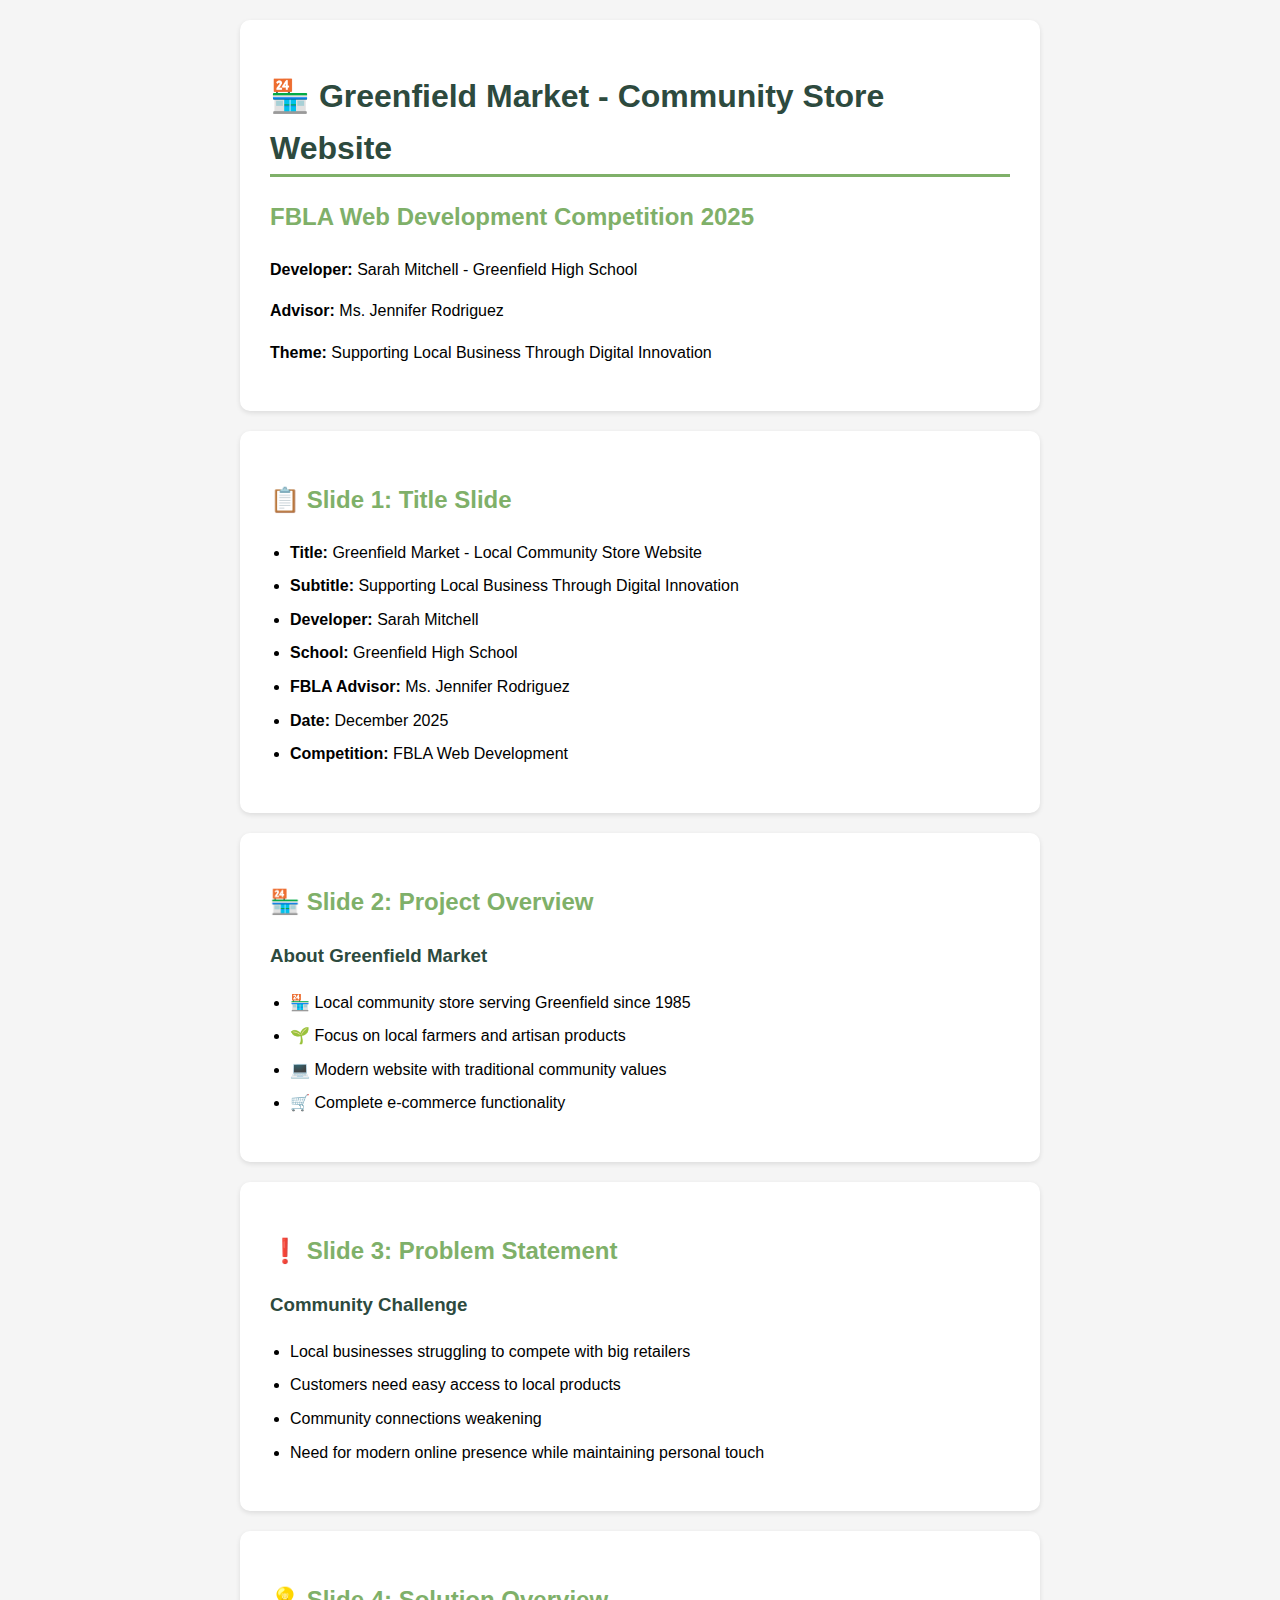
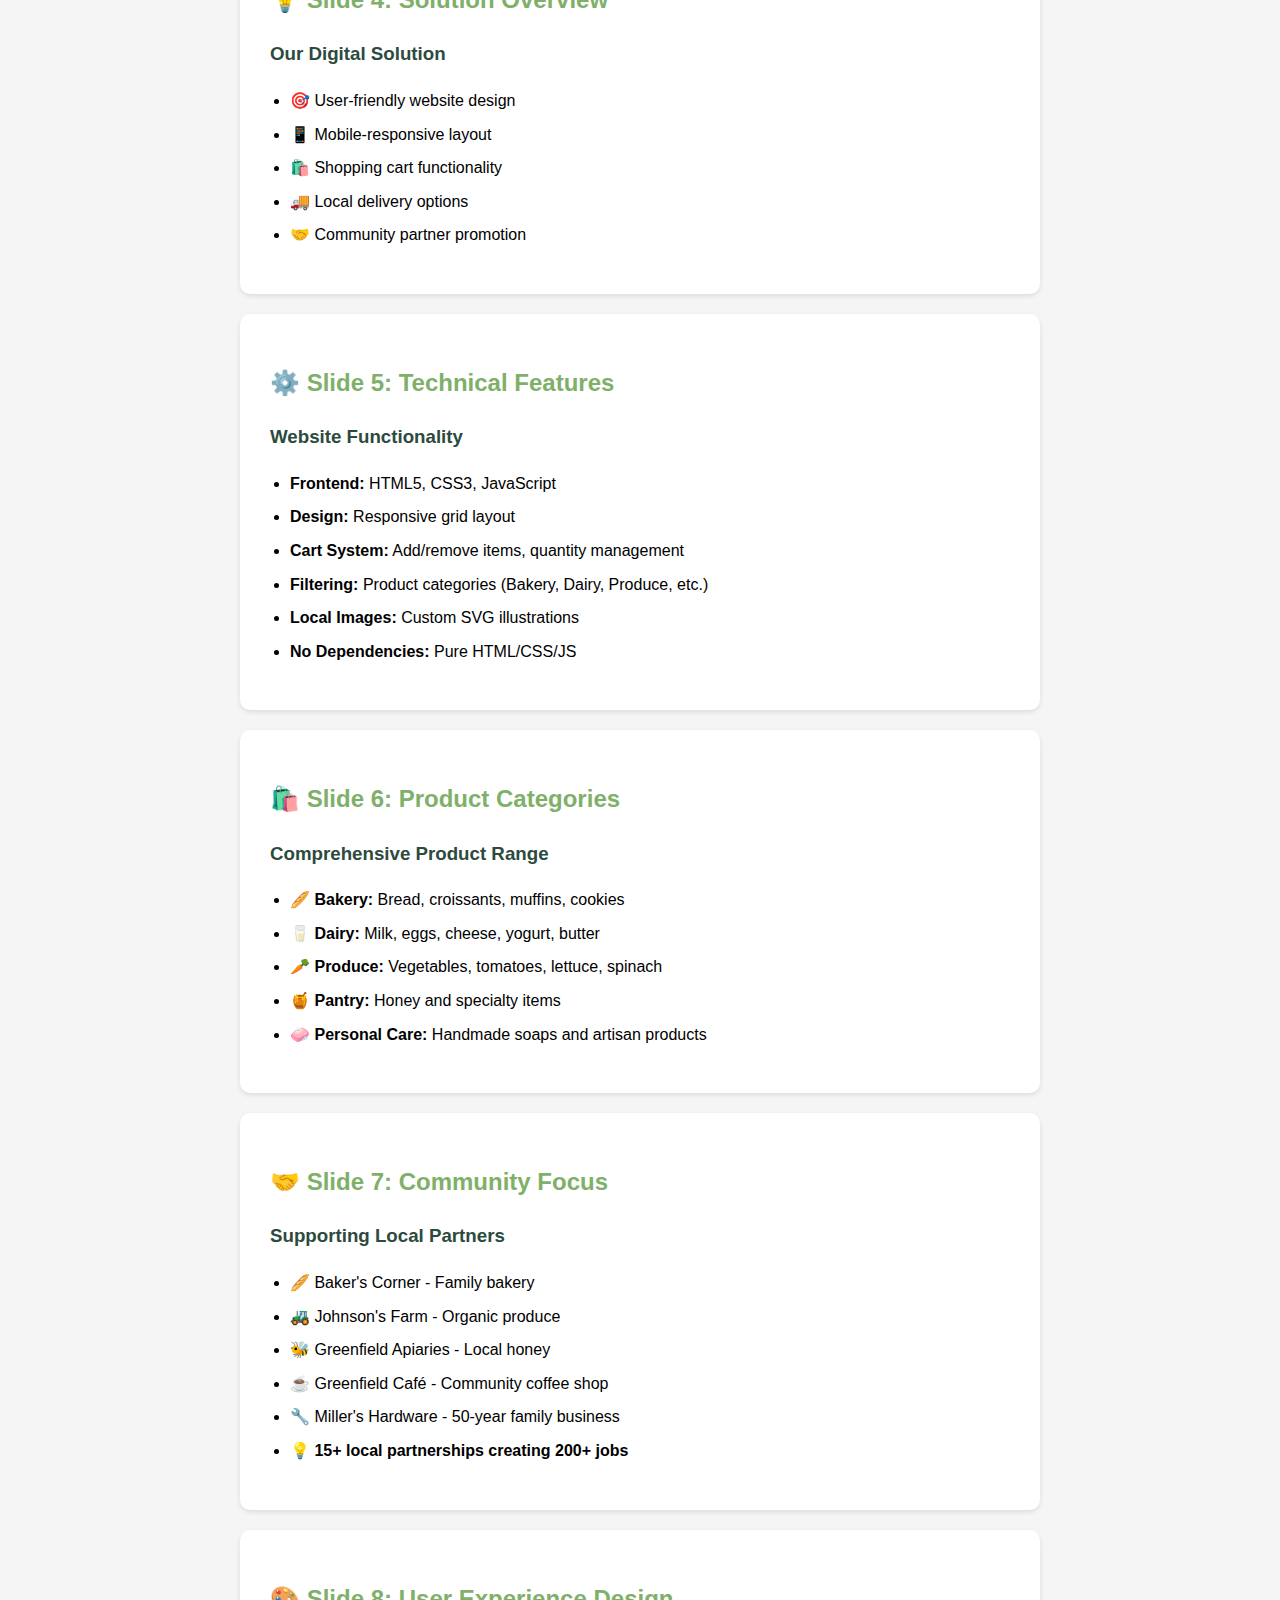
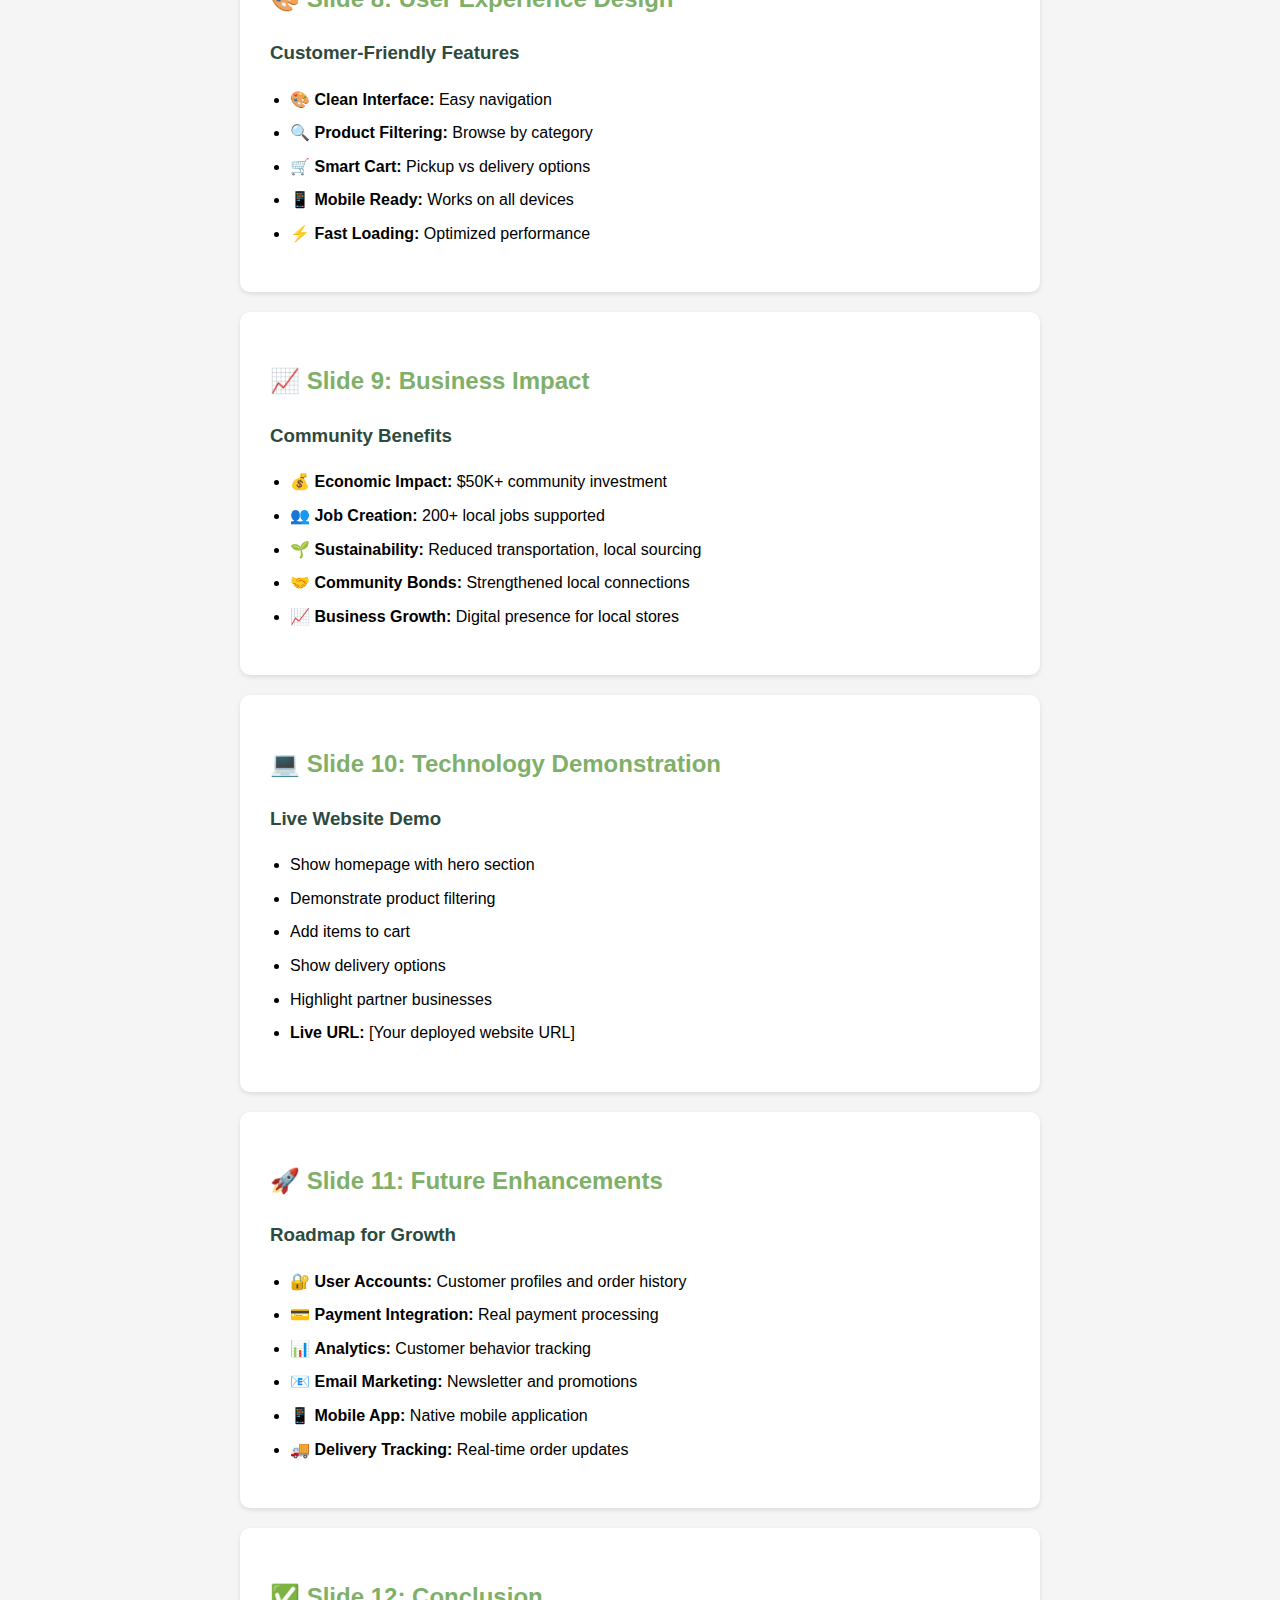
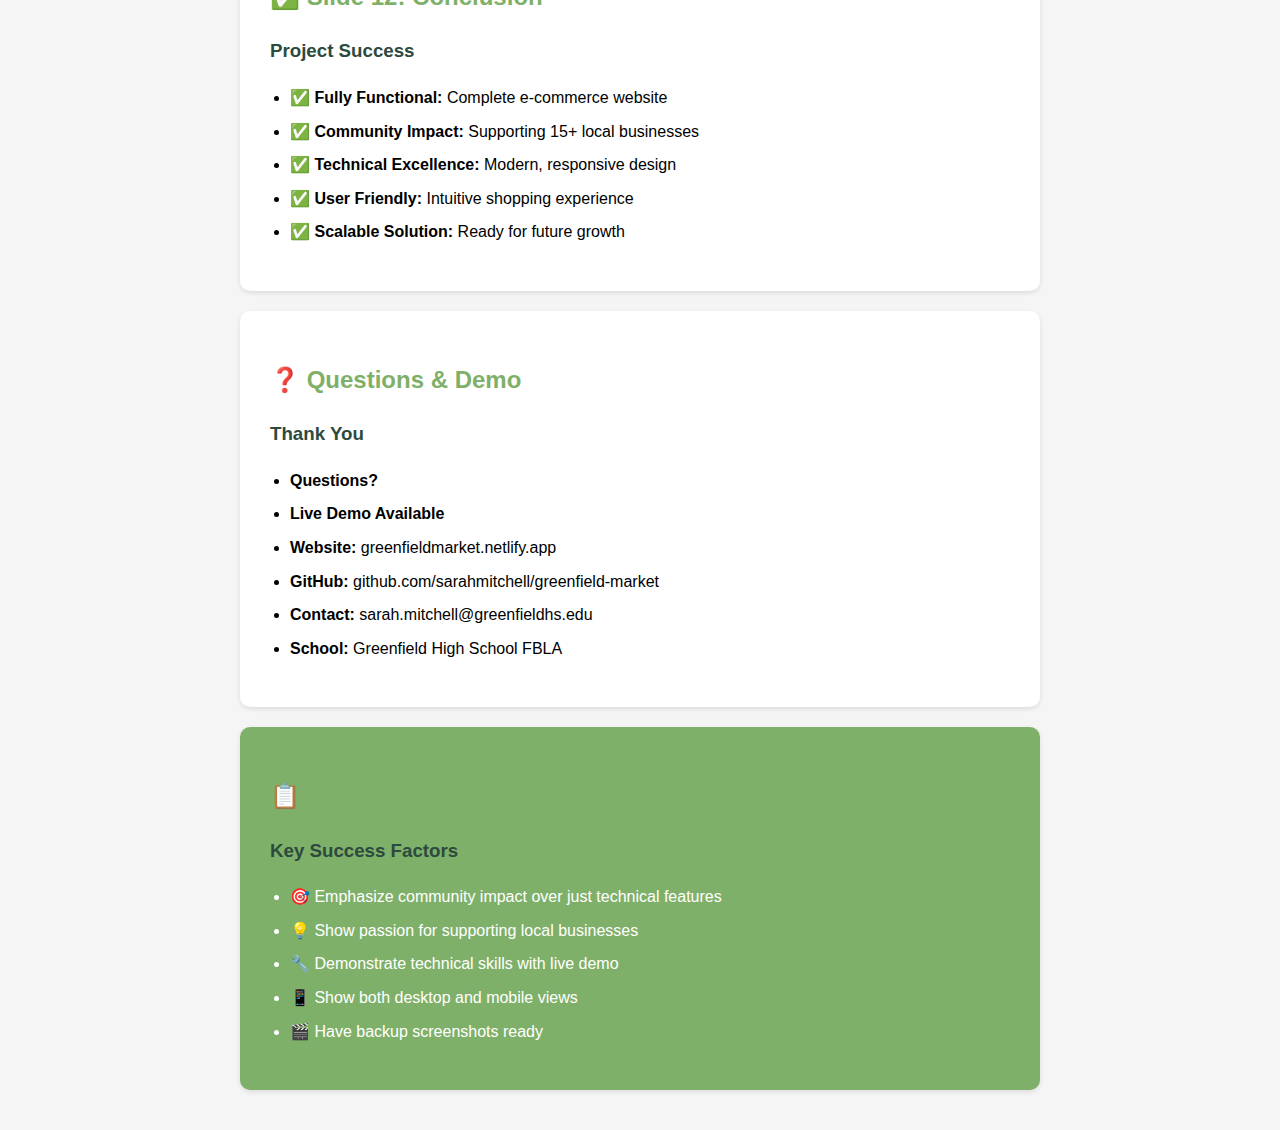
<file: presentation-preview.html>
<!DOCTYPE html>
<html lang="en">
<head>
    <meta charset="UTF-8">
    <meta name="viewport" content="width=device-width, initial-scale=1.0">
    <title>Greenfield Market - Presentation</title>
    <style>
        body {
            font-family: 'Segoe UI', Tahoma, Geneva, Verdana, sans-serif;
            line-height: 1.6;
            max-width: 800px;
            margin: 0 auto;
            padding: 20px;
            background: #f5f5f5;
        }
        .slide {
            background: white;
            padding: 30px;
            margin-bottom: 20px;
            border-radius: 10px;
            box-shadow: 0 2px 5px rgba(0,0,0,0.1);
        }
        h1 { color: #2d4a3e; border-bottom: 3px solid #7fb069; }
        h2 { color: #7fb069; }
        h3 { color: #2d4a3e; }
        ul { padding-left: 20px; }
        li { margin-bottom: 8px; }
        .emoji { font-size: 1.2em; }
        hr { border: none; height: 2px; background: #7fb069; margin: 30px 0; }
    </style>
</head>
<body>
    <div class="slide">
        <h1>🏪 Greenfield Market - Community Store Website</h1>
        <h2>FBLA Web Development Competition 2025</h2>
        <p><strong>Developer:</strong> Sarah Mitchell - Greenfield High School</p>
        <p><strong>Advisor:</strong> Ms. Jennifer Rodriguez</p>
        <p><strong>Theme:</strong> Supporting Local Business Through Digital Innovation</p>
    </div>

    <div class="slide">
        <h2>📋 Slide 1: Title Slide</h2>
        <ul>
            <li><strong>Title:</strong> Greenfield Market - Local Community Store Website</li>
            <li><strong>Subtitle:</strong> Supporting Local Business Through Digital Innovation</li>
            <li><strong>Developer:</strong> Sarah Mitchell</li>
            <li><strong>School:</strong> Greenfield High School</li>
            <li><strong>FBLA Advisor:</strong> Ms. Jennifer Rodriguez</li>
            <li><strong>Date:</strong> December 2025</li>
            <li><strong>Competition:</strong> FBLA Web Development</li>
        </ul>
    </div>

    <div class="slide">
        <h2>🏪 Slide 2: Project Overview</h2>
        <h3>About Greenfield Market</h3>
        <ul>
            <li>🏪 Local community store serving Greenfield since 1985</li>
            <li>🌱 Focus on local farmers and artisan products</li>
            <li>💻 Modern website with traditional community values</li>
            <li>🛒 Complete e-commerce functionality</li>
        </ul>
    </div>

    <div class="slide">
        <h2>❗ Slide 3: Problem Statement</h2>
        <h3>Community Challenge</h3>
        <ul>
            <li>Local businesses struggling to compete with big retailers</li>
            <li>Customers need easy access to local products</li>
            <li>Community connections weakening</li>
            <li>Need for modern online presence while maintaining personal touch</li>
        </ul>
    </div>

    <div class="slide">
        <h2>💡 Slide 4: Solution Overview</h2>
        <h3>Our Digital Solution</h3>
        <ul>
            <li>🎯 User-friendly website design</li>
            <li>📱 Mobile-responsive layout</li>
            <li>🛍️ Shopping cart functionality</li>
            <li>🚚 Local delivery options</li>
            <li>🤝 Community partner promotion</li>
        </ul>
    </div>

    <div class="slide">
        <h2>⚙️ Slide 5: Technical Features</h2>
        <h3>Website Functionality</h3>
        <ul>
            <li><strong>Frontend:</strong> HTML5, CSS3, JavaScript</li>
            <li><strong>Design:</strong> Responsive grid layout</li>
            <li><strong>Cart System:</strong> Add/remove items, quantity management</li>
            <li><strong>Filtering:</strong> Product categories (Bakery, Dairy, Produce, etc.)</li>
            <li><strong>Local Images:</strong> Custom SVG illustrations</li>
            <li><strong>No Dependencies:</strong> Pure HTML/CSS/JS</li>
        </ul>
    </div>

    <div class="slide">
        <h2>🛍️ Slide 6: Product Categories</h2>
        <h3>Comprehensive Product Range</h3>
        <ul>
            <li>🥖 <strong>Bakery:</strong> Bread, croissants, muffins, cookies</li>
            <li>🥛 <strong>Dairy:</strong> Milk, eggs, cheese, yogurt, butter</li>
            <li>🥕 <strong>Produce:</strong> Vegetables, tomatoes, lettuce, spinach</li>
            <li>🍯 <strong>Pantry:</strong> Honey and specialty items</li>
            <li>🧼 <strong>Personal Care:</strong> Handmade soaps and artisan products</li>
        </ul>
    </div>

    <div class="slide">
        <h2>🤝 Slide 7: Community Focus</h2>
        <h3>Supporting Local Partners</h3>
        <ul>
            <li>🥖 Baker's Corner - Family bakery</li>
            <li>🚜 Johnson's Farm - Organic produce</li>
            <li>🐝 Greenfield Apiaries - Local honey</li>
            <li>☕ Greenfield Café - Community coffee shop</li>
            <li>🔧 Miller's Hardware - 50-year family business</li>
            <li>💡 <strong>15+ local partnerships creating 200+ jobs</strong></li>
        </ul>
    </div>

    <div class="slide">
        <h2>🎨 Slide 8: User Experience Design</h2>
        <h3>Customer-Friendly Features</h3>
        <ul>
            <li>🎨 <strong>Clean Interface:</strong> Easy navigation</li>
            <li>🔍 <strong>Product Filtering:</strong> Browse by category</li>
            <li>🛒 <strong>Smart Cart:</strong> Pickup vs delivery options</li>
            <li>📱 <strong>Mobile Ready:</strong> Works on all devices</li>
            <li>⚡ <strong>Fast Loading:</strong> Optimized performance</li>
        </ul>
    </div>

    <div class="slide">
        <h2>📈 Slide 9: Business Impact</h2>
        <h3>Community Benefits</h3>
        <ul>
            <li>💰 <strong>Economic Impact:</strong> $50K+ community investment</li>
            <li>👥 <strong>Job Creation:</strong> 200+ local jobs supported</li>
            <li>🌱 <strong>Sustainability:</strong> Reduced transportation, local sourcing</li>
            <li>🤝 <strong>Community Bonds:</strong> Strengthened local connections</li>
            <li>📈 <strong>Business Growth:</strong> Digital presence for local stores</li>
        </ul>
    </div>

    <div class="slide">
        <h2>💻 Slide 10: Technology Demonstration</h2>
        <h3>Live Website Demo</h3>
        <ul>
            <li>Show homepage with hero section</li>
            <li>Demonstrate product filtering</li>
            <li>Add items to cart</li>
            <li>Show delivery options</li>
            <li>Highlight partner businesses</li>
            <li><strong>Live URL:</strong> [Your deployed website URL]</li>
        </ul>
    </div>

    <div class="slide">
        <h2>🚀 Slide 11: Future Enhancements</h2>
        <h3>Roadmap for Growth</h3>
        <ul>
            <li>🔐 <strong>User Accounts:</strong> Customer profiles and order history</li>
            <li>💳 <strong>Payment Integration:</strong> Real payment processing</li>
            <li>📊 <strong>Analytics:</strong> Customer behavior tracking</li>
            <li>📧 <strong>Email Marketing:</strong> Newsletter and promotions</li>
            <li>📱 <strong>Mobile App:</strong> Native mobile application</li>
            <li>🚚 <strong>Delivery Tracking:</strong> Real-time order updates</li>
        </ul>
    </div>

    <div class="slide">
        <h2>✅ Slide 12: Conclusion</h2>
        <h3>Project Success</h3>
        <ul>
            <li>✅ <strong>Fully Functional:</strong> Complete e-commerce website</li>
            <li>✅ <strong>Community Impact:</strong> Supporting 15+ local businesses</li>
            <li>✅ <strong>Technical Excellence:</strong> Modern, responsive design</li>
            <li>✅ <strong>User Friendly:</strong> Intuitive shopping experience</li>
            <li>✅ <strong>Scalable Solution:</strong> Ready for future growth</li>
        </ul>
    </div>

    <div class="slide">
        <h2>❓ Questions & Demo</h2>
        <h3>Thank You</h3>
        <ul>
            <li><strong>Questions?</strong></li>
            <li><strong>Live Demo Available</strong></li>
            <li><strong>Website:</strong> greenfieldmarket.netlify.app</li>
            <li><strong>GitHub:</strong> github.com/sarahmitchell/greenfield-market</li>
            <li><strong>Contact:</strong> sarah.mitchell@greenfieldhs.edu</li>
            <li><strong>School:</strong> Greenfield High School FBLA</li>
        </ul>
    </div>

    <div class="slide" style="background: #7fb069; color: white;">
        <h2>📋 Presentation Tips</h2>
        <h3>Key Success Factors</h3>
        <ul>
            <li>🎯 Emphasize community impact over just technical features</li>
            <li>💡 Show passion for supporting local businesses</li>
            <li>🔧 Demonstrate technical skills with live demo</li>
            <li>📱 Show both desktop and mobile views</li>
            <li>🎬 Have backup screenshots ready</li>
        </ul>
    </div>
</body>
</html>
</file>
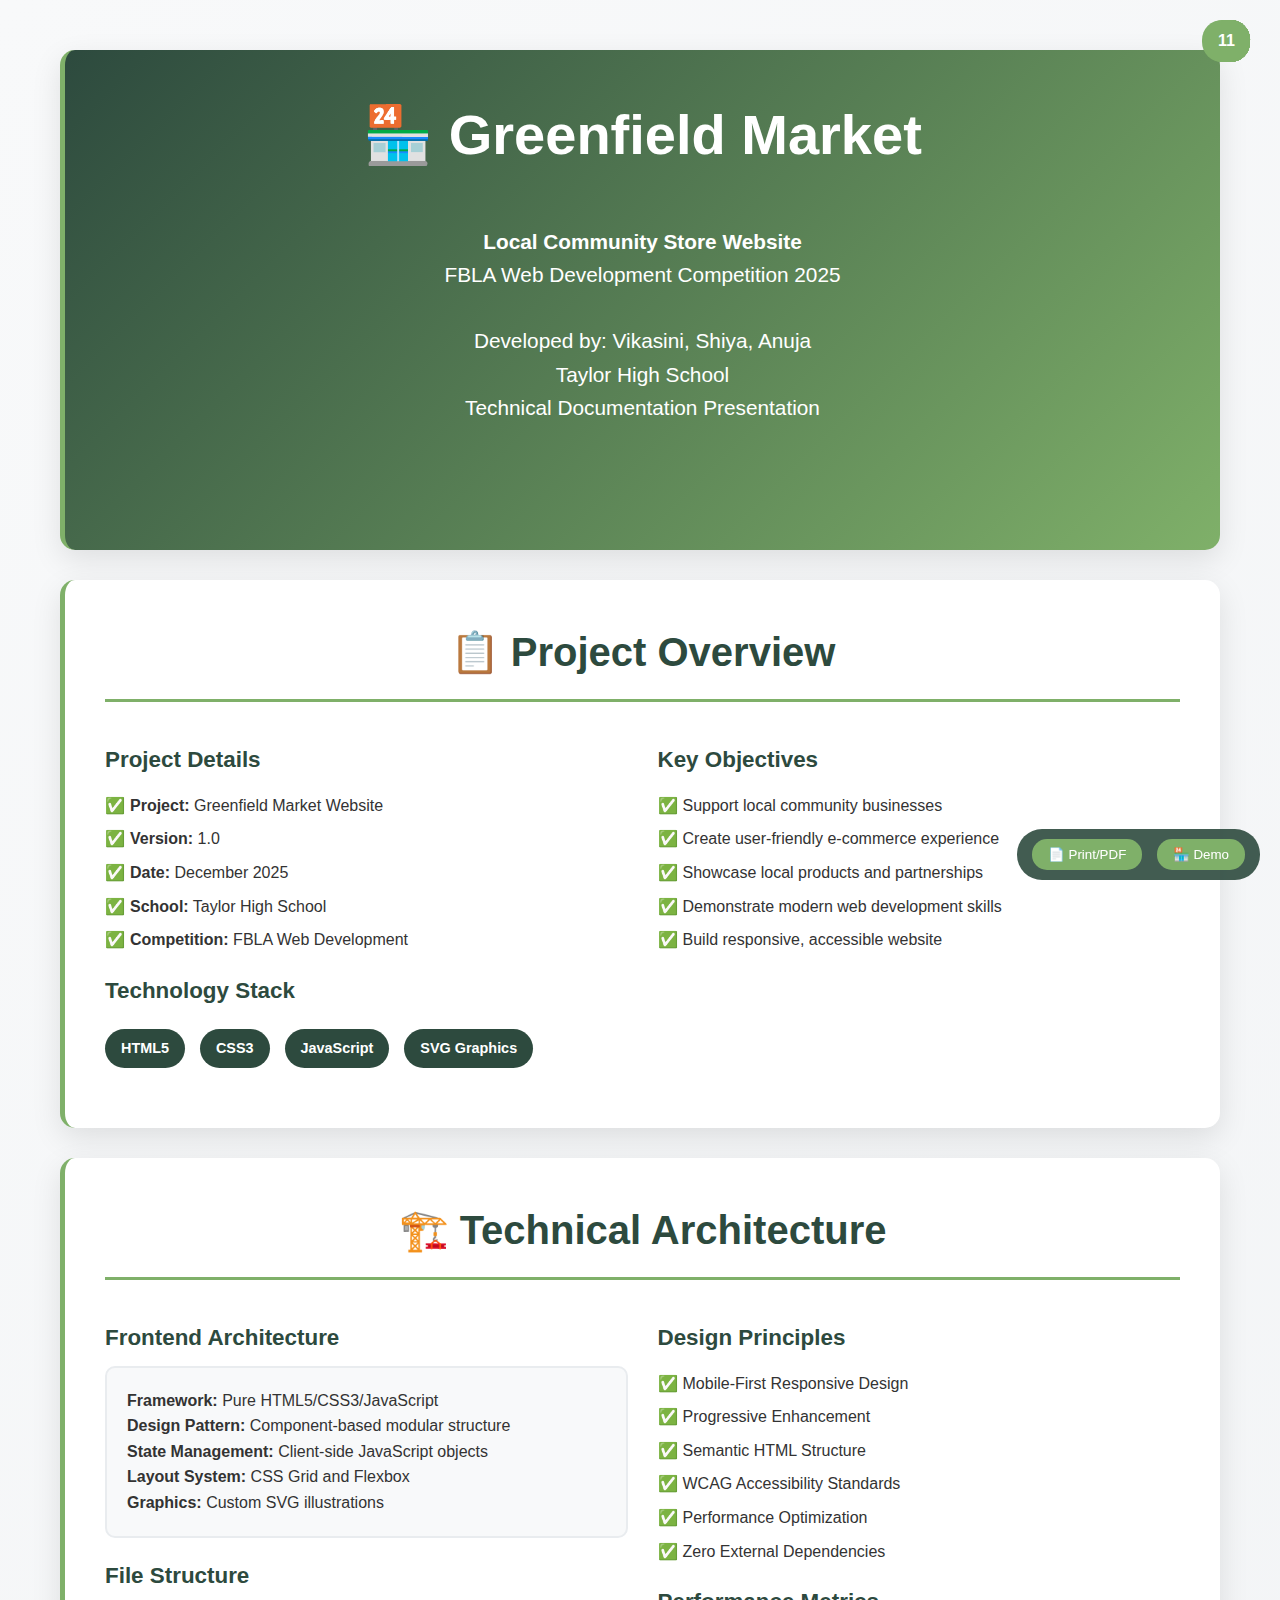
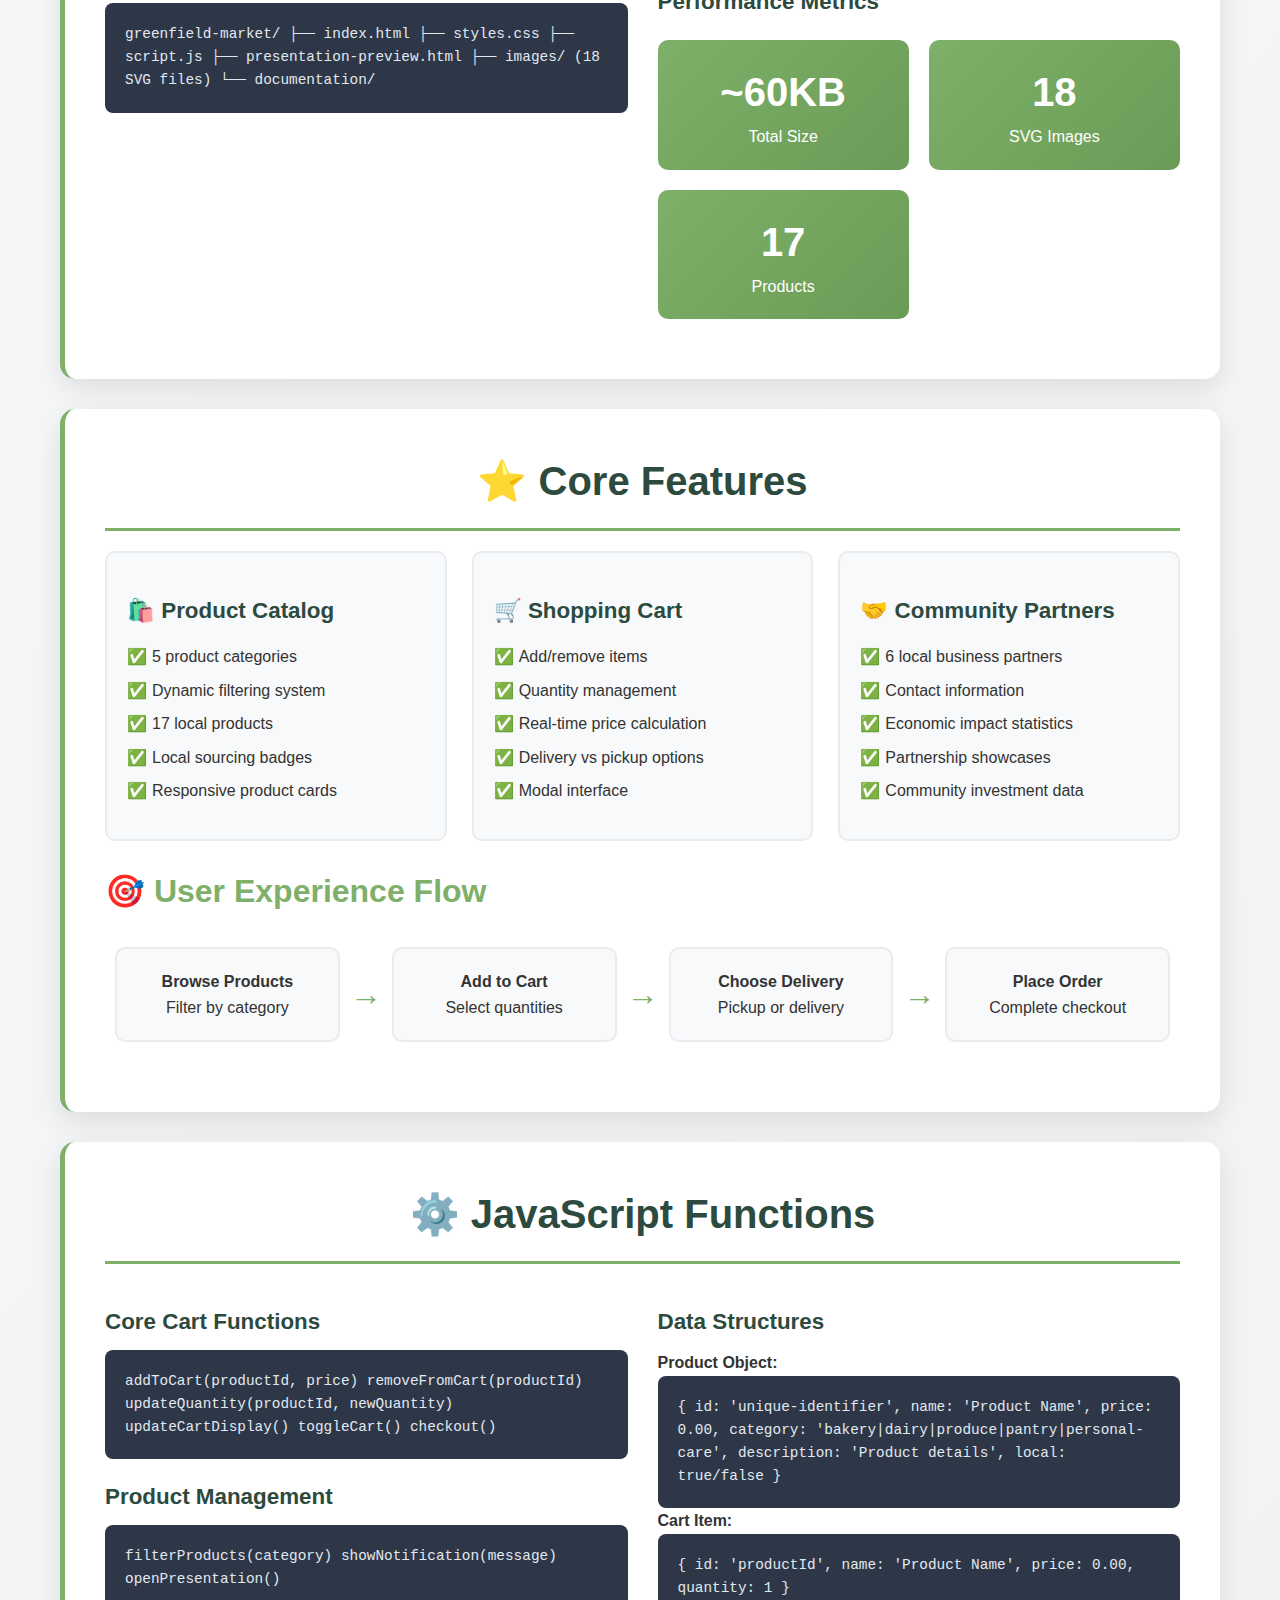
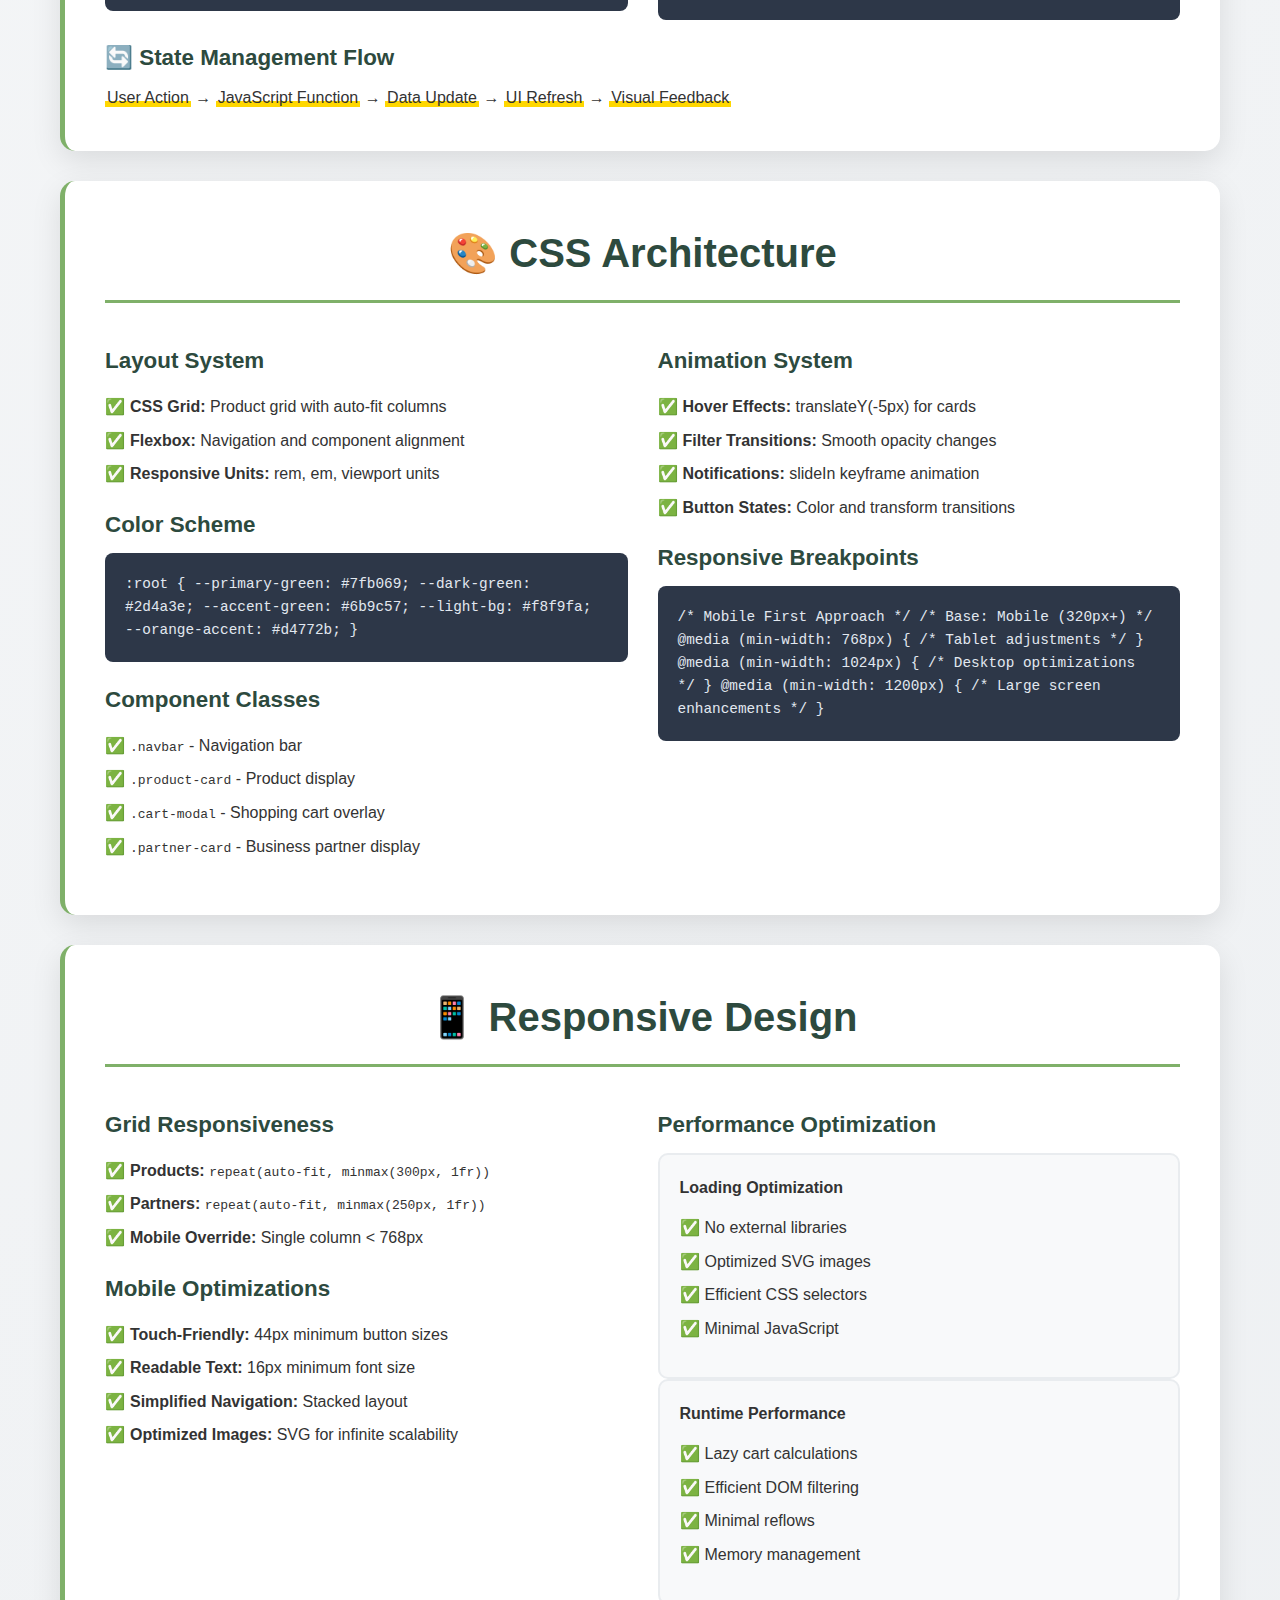
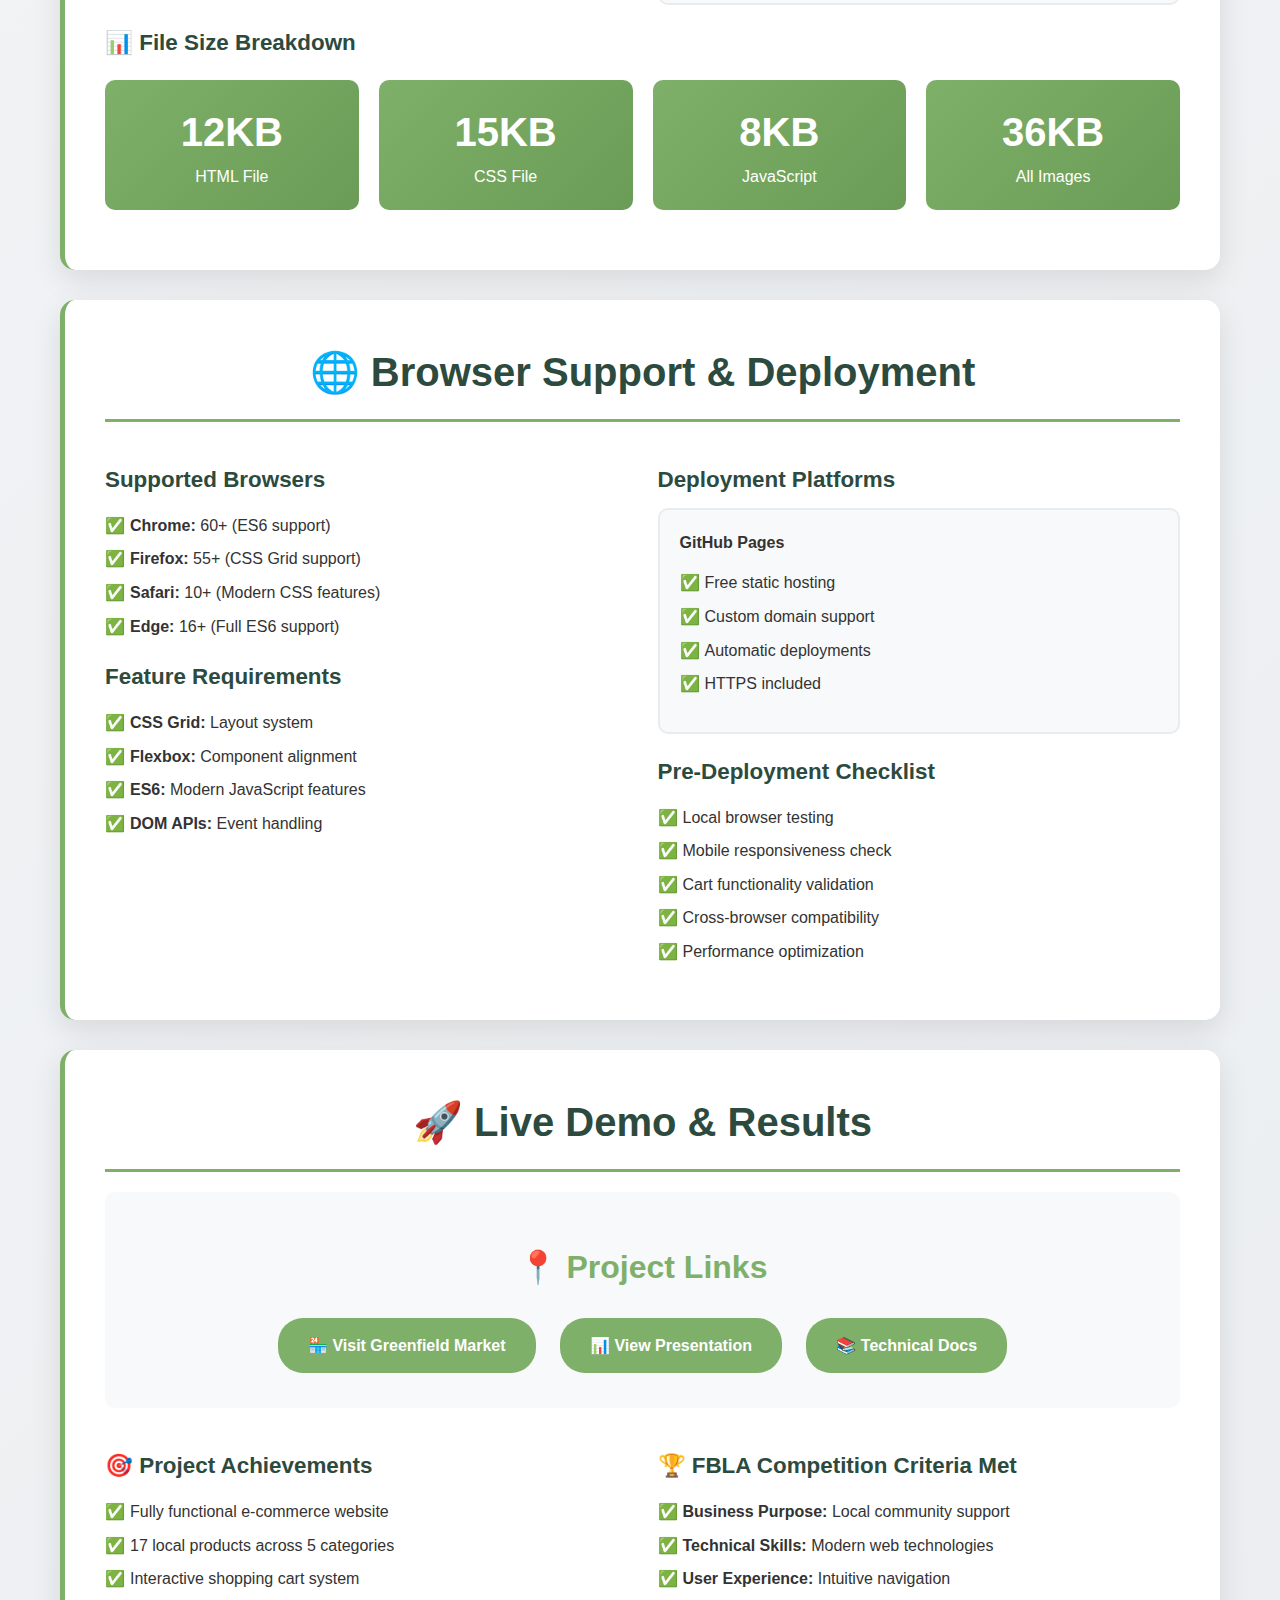
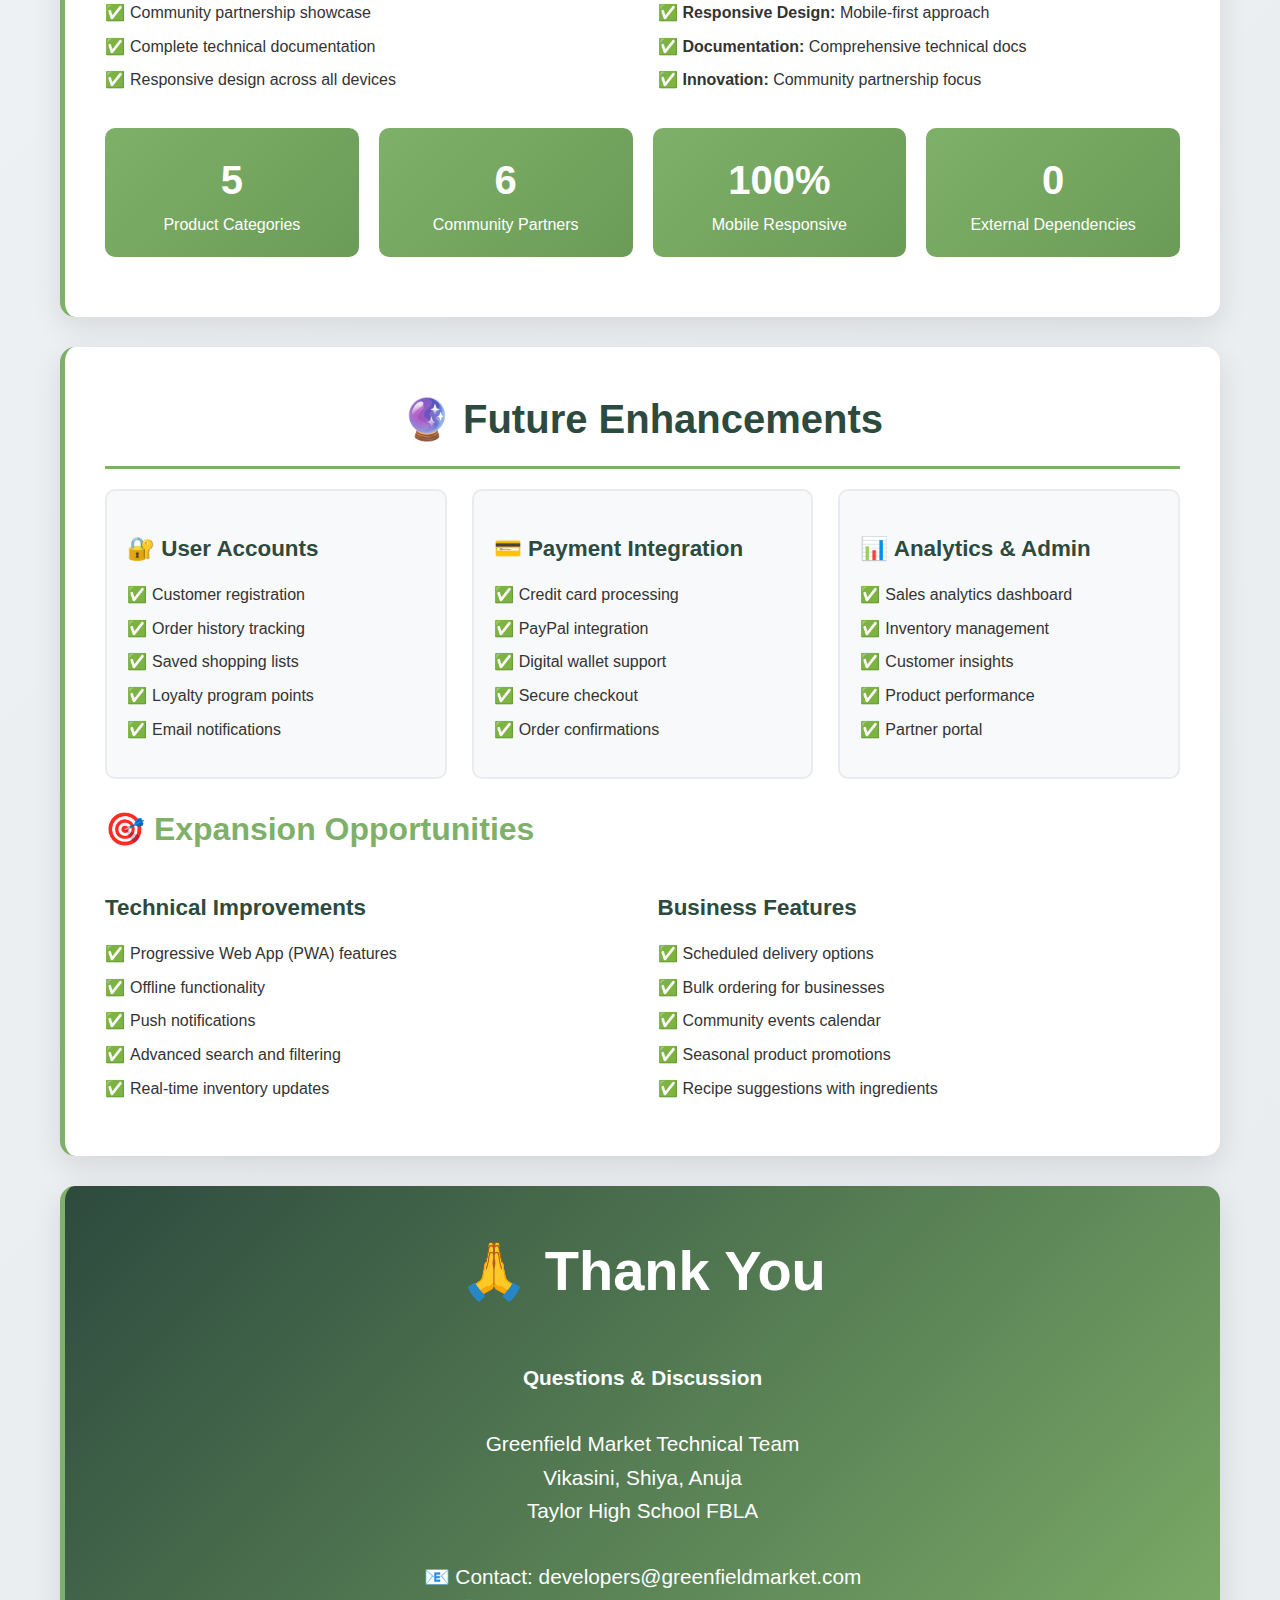
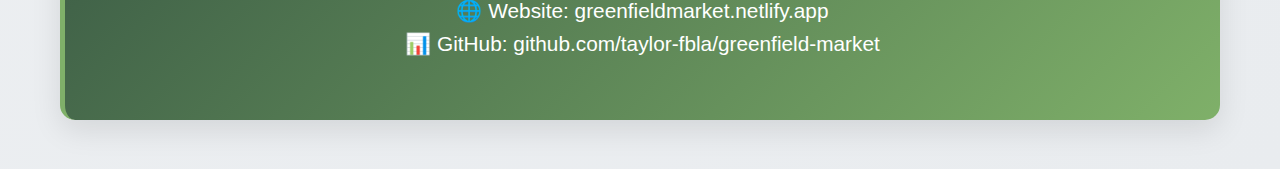
<file: TECHNICAL_PRESENTATION.html>
<!DOCTYPE html>
<html lang="en">
<head>
    <meta charset="UTF-8">
    <meta name="viewport" content="width=device-width, initial-scale=1.0">
    <title>Greenfield Market - Technical Presentation</title>
    <style>
        * {
            margin: 0;
            padding: 0;
            box-sizing: border-box;
        }

        body {
            font-family: 'Segoe UI', Tahoma, Geneva, Verdana, sans-serif;
            line-height: 1.6;
            color: #333;
            background: linear-gradient(135deg, #f8f9fa, #e9ecef);
        }

        .presentation-container {
            max-width: 1200px;
            margin: 0 auto;
            padding: 20px;
        }

        .slide {
            background: white;
            margin: 30px 0;
            padding: 40px;
            border-radius: 15px;
            box-shadow: 0 10px 30px rgba(0,0,0,0.1);
            min-height: 500px;
            page-break-after: always;
            border-left: 5px solid #7fb069;
        }

        .slide h1 {
            color: #2d4a3e;
            font-size: 2.5em;
            margin-bottom: 20px;
            text-align: center;
            border-bottom: 3px solid #7fb069;
            padding-bottom: 15px;
        }

        .slide h2 {
            color: #7fb069;
            font-size: 2em;
            margin: 25px 0 15px 0;
        }

        .slide h3 {
            color: #2d4a3e;
            font-size: 1.4em;
            margin: 20px 0 10px 0;
        }

        .slide-number {
            position: absolute;
            top: 20px;
            right: 30px;
            background: #7fb069;
            color: white;
            padding: 8px 15px;
            border-radius: 20px;
            font-weight: bold;
        }

        .two-column {
            display: grid;
            grid-template-columns: 1fr 1fr;
            gap: 30px;
            align-items: start;
        }

        .three-column {
            display: grid;
            grid-template-columns: 1fr 1fr 1fr;
            gap: 25px;
        }

        .feature-box {
            background: #f8f9fa;
            padding: 20px;
            border-radius: 10px;
            border: 2px solid #e9ecef;
            transition: all 0.3s ease;
        }

        .feature-box:hover {
            border-color: #7fb069;
            transform: translateY(-5px);
        }

        .code-block {
            background: #2d3748;
            color: #e2e8f0;
            padding: 20px;
            border-radius: 8px;
            font-family: 'Courier New', monospace;
            font-size: 0.9em;
            overflow-x: auto;
        }

        .highlight {
            background: linear-gradient(120deg, #ffd700 0%, #ffd700 100%);
            background-repeat: no-repeat;
            background-size: 100% 30%;
            background-position: 0 90%;
            padding: 2px;
        }

        ul {
            margin: 15px 0;
            padding-left: 25px;
        }

        li {
            margin: 8px 0;
            list-style-type: none;
            position: relative;
        }

        li::before {
            content: "✅";
            position: absolute;
            left: -25px;
        }

        .stats-grid {
            display: grid;
            grid-template-columns: repeat(auto-fit, minmax(200px, 1fr));
            gap: 20px;
            margin: 20px 0;
        }

        .stat-box {
            text-align: center;
            padding: 20px;
            background: linear-gradient(135deg, #7fb069, #6b9c57);
            color: white;
            border-radius: 10px;
        }

        .stat-number {
            font-size: 2.5em;
            font-weight: bold;
            display: block;
        }

        .tech-stack {
            display: flex;
            flex-wrap: wrap;
            gap: 15px;
            margin: 20px 0;
        }

        .tech-badge {
            background: #2d4a3e;
            color: white;
            padding: 8px 16px;
            border-radius: 25px;
            font-weight: bold;
            font-size: 0.9em;
        }

        .title-slide {
            text-align: center;
            background: linear-gradient(135deg, #2d4a3e, #7fb069);
            color: white;
        }

        .title-slide h1 {
            font-size: 3.5em;
            color: white;
            border-bottom: none;
            margin-bottom: 30px;
        }

        .title-info {
            font-size: 1.3em;
            margin: 20px 0;
        }

        .process-flow {
            display: flex;
            justify-content: space-between;
            align-items: center;
            margin: 30px 0;
        }

        .process-step {
            background: #f8f9fa;
            padding: 20px;
            border-radius: 10px;
            text-align: center;
            flex: 1;
            margin: 0 10px;
            border: 2px solid #e9ecef;
        }

        .process-arrow {
            font-size: 2em;
            color: #7fb069;
        }

        .demo-section {
            background: #f8f9fa;
            padding: 25px;
            border-radius: 10px;
            margin: 20px 0;
            text-align: center;
        }

        .demo-link {
            display: inline-block;
            background: #7fb069;
            color: white;
            padding: 15px 30px;
            text-decoration: none;
            border-radius: 25px;
            font-weight: bold;
            margin: 10px;
            transition: all 0.3s ease;
        }

        .demo-link:hover {
            background: #6b9c57;
            transform: translateY(-3px);
        }

        @media print {
            .slide {
                page-break-after: always;
                margin: 0;
                box-shadow: none;
            }
        }

        @media (max-width: 768px) {
            .two-column,
            .three-column {
                grid-template-columns: 1fr;
            }

            .process-flow {
                flex-direction: column;
            }

            .process-arrow {
                transform: rotate(90deg);
                margin: 10px 0;
            }
        }
    </style>
</head>
<body>
    <div class="presentation-container">
        
        <!-- Slide 1: Title Slide -->
        <div class="slide title-slide">
            <div class="slide-number">1</div>
            <h1>🏪 Greenfield Market</h1>
            <div class="title-info">
                <p><strong>Local Community Store Website</strong></p>
                <p>FBLA Web Development Competition 2025</p>
                <br>
                <p>Developed by: Vikasini, Shiya, Anuja</p>
                <p>Taylor High School</p>
                <p>Technical Documentation Presentation</p>
            </div>
        </div>

        <!-- Slide 2: Project Overview -->
        <div class="slide">
            <div class="slide-number">2</div>
            <h1>📋 Project Overview</h1>
            <div class="two-column">
                <div>
                    <h3>Project Details</h3>
                    <ul>
                        <li><strong>Project:</strong> Greenfield Market Website</li>
                        <li><strong>Version:</strong> 1.0</li>
                        <li><strong>Date:</strong> December 2025</li>
                        <li><strong>School:</strong> Taylor High School</li>
                        <li><strong>Competition:</strong> FBLA Web Development</li>
                    </ul>
                    
                    <h3>Technology Stack</h3>
                    <div class="tech-stack">
                        <span class="tech-badge">HTML5</span>
                        <span class="tech-badge">CSS3</span>
                        <span class="tech-badge">JavaScript</span>
                        <span class="tech-badge">SVG Graphics</span>
                    </div>
                </div>
                <div>
                    <h3>Key Objectives</h3>
                    <ul>
                        <li>Support local community businesses</li>
                        <li>Create user-friendly e-commerce experience</li>
                        <li>Showcase local products and partnerships</li>
                        <li>Demonstrate modern web development skills</li>
                        <li>Build responsive, accessible website</li>
                    </ul>
                </div>
            </div>
        </div>

        <!-- Slide 3: Architecture Overview -->
        <div class="slide">
            <div class="slide-number">3</div>
            <h1>🏗️ Technical Architecture</h1>
            <div class="two-column">
                <div>
                    <h3>Frontend Architecture</h3>
                    <div class="feature-box">
                        <strong>Framework:</strong> Pure HTML5/CSS3/JavaScript<br>
                        <strong>Design Pattern:</strong> Component-based modular structure<br>
                        <strong>State Management:</strong> Client-side JavaScript objects<br>
                        <strong>Layout System:</strong> CSS Grid and Flexbox<br>
                        <strong>Graphics:</strong> Custom SVG illustrations
                    </div>
                    
                    <h3>File Structure</h3>
                    <div class="code-block">
greenfield-market/
├── index.html
├── styles.css  
├── script.js
├── presentation-preview.html
├── images/ (18 SVG files)
└── documentation/
                    </div>
                </div>
                <div>
                    <h3>Design Principles</h3>
                    <ul>
                        <li>Mobile-First Responsive Design</li>
                        <li>Progressive Enhancement</li>
                        <li>Semantic HTML Structure</li>
                        <li>WCAG Accessibility Standards</li>
                        <li>Performance Optimization</li>
                        <li>Zero External Dependencies</li>
                    </ul>

                    <h3>Performance Metrics</h3>
                    <div class="stats-grid">
                        <div class="stat-box">
                            <span class="stat-number">~60KB</span>
                            Total Size
                        </div>
                        <div class="stat-box">
                            <span class="stat-number">18</span>
                            SVG Images
                        </div>
                        <div class="stat-box">
                            <span class="stat-number">17</span>
                            Products
                        </div>
                    </div>
                </div>
            </div>
        </div>

        <!-- Slide 4: Core Features -->
        <div class="slide">
            <div class="slide-number">4</div>
            <h1>⭐ Core Features</h1>
            <div class="three-column">
                <div class="feature-box">
                    <h3>🛍️ Product Catalog</h3>
                    <ul>
                        <li>5 product categories</li>
                        <li>Dynamic filtering system</li>
                        <li>17 local products</li>
                        <li>Local sourcing badges</li>
                        <li>Responsive product cards</li>
                    </ul>
                </div>
                
                <div class="feature-box">
                    <h3>🛒 Shopping Cart</h3>
                    <ul>
                        <li>Add/remove items</li>
                        <li>Quantity management</li>
                        <li>Real-time price calculation</li>
                        <li>Delivery vs pickup options</li>
                        <li>Modal interface</li>
                    </ul>
                </div>
                
                <div class="feature-box">
                    <h3>🤝 Community Partners</h3>
                    <ul>
                        <li>6 local business partners</li>
                        <li>Contact information</li>
                        <li>Economic impact statistics</li>
                        <li>Partnership showcases</li>
                        <li>Community investment data</li>
                    </ul>
                </div>
            </div>

            <h2>🎯 User Experience Flow</h2>
            <div class="process-flow">
                <div class="process-step">
                    <strong>Browse Products</strong><br>
                    Filter by category
                </div>
                <div class="process-arrow">→</div>
                <div class="process-step">
                    <strong>Add to Cart</strong><br>
                    Select quantities
                </div>
                <div class="process-arrow">→</div>
                <div class="process-step">
                    <strong>Choose Delivery</strong><br>
                    Pickup or delivery
                </div>
                <div class="process-arrow">→</div>
                <div class="process-step">
                    <strong>Place Order</strong><br>
                    Complete checkout
                </div>
            </div>
        </div>

        <!-- Slide 5: JavaScript Functions -->
        <div class="slide">
            <div class="slide-number">5</div>
            <h1>⚙️ JavaScript Functions</h1>
            <div class="two-column">
                <div>
                    <h3>Core Cart Functions</h3>
                    <div class="code-block">
addToCart(productId, price)
removeFromCart(productId)
updateQuantity(productId, newQuantity)
updateCartDisplay()
toggleCart()
checkout()
                    </div>
                    
                    <h3>Product Management</h3>
                    <div class="code-block">
filterProducts(category)
showNotification(message)
openPresentation()
                    </div>
                </div>
                <div>
                    <h3>Data Structures</h3>
                    <h4>Product Object:</h4>
                    <div class="code-block">
{
    id: 'unique-identifier',
    name: 'Product Name',
    price: 0.00,
    category: 'bakery|dairy|produce|pantry|personal-care',
    description: 'Product details',
    local: true/false
}
                    </div>
                    
                    <h4>Cart Item:</h4>
                    <div class="code-block">
{
    id: 'productId',
    name: 'Product Name',
    price: 0.00,
    quantity: 1
}
                    </div>
                </div>
            </div>
            
            <h3>🔄 State Management Flow</h3>
            <p><span class="highlight">User Action</span> → <span class="highlight">JavaScript Function</span> → <span class="highlight">Data Update</span> → <span class="highlight">UI Refresh</span> → <span class="highlight">Visual Feedback</span></p>
        </div>

        <!-- Slide 6: CSS Architecture -->
        <div class="slide">
            <div class="slide-number">6</div>
            <h1>🎨 CSS Architecture</h1>
            <div class="two-column">
                <div>
                    <h3>Layout System</h3>
                    <ul>
                        <li><strong>CSS Grid:</strong> Product grid with auto-fit columns</li>
                        <li><strong>Flexbox:</strong> Navigation and component alignment</li>
                        <li><strong>Responsive Units:</strong> rem, em, viewport units</li>
                    </ul>
                    
                    <h3>Color Scheme</h3>
                    <div class="code-block">
:root {
    --primary-green: #7fb069;
    --dark-green: #2d4a3e;
    --accent-green: #6b9c57;
    --light-bg: #f8f9fa;
    --orange-accent: #d4772b;
}
                    </div>
                    
                    <h3>Component Classes</h3>
                    <ul>
                        <li><code>.navbar</code> - Navigation bar</li>
                        <li><code>.product-card</code> - Product display</li>
                        <li><code>.cart-modal</code> - Shopping cart overlay</li>
                        <li><code>.partner-card</code> - Business partner display</li>
                    </ul>
                </div>
                <div>
                    <h3>Animation System</h3>
                    <ul>
                        <li><strong>Hover Effects:</strong> translateY(-5px) for cards</li>
                        <li><strong>Filter Transitions:</strong> Smooth opacity changes</li>
                        <li><strong>Notifications:</strong> slideIn keyframe animation</li>
                        <li><strong>Button States:</strong> Color and transform transitions</li>
                    </ul>
                    
                    <h3>Responsive Breakpoints</h3>
                    <div class="code-block">
/* Mobile First Approach */
/* Base: Mobile (320px+) */

@media (min-width: 768px) {
    /* Tablet adjustments */
}

@media (min-width: 1024px) {
    /* Desktop optimizations */
}

@media (min-width: 1200px) {
    /* Large screen enhancements */
}
                    </div>
                </div>
            </div>
        </div>

        <!-- Slide 7: Responsive Design -->
        <div class="slide">
            <div class="slide-number">7</div>
            <h1>📱 Responsive Design</h1>
            <div class="two-column">
                <div>
                    <h3>Grid Responsiveness</h3>
                    <ul>
                        <li><strong>Products:</strong> <code>repeat(auto-fit, minmax(300px, 1fr))</code></li>
                        <li><strong>Partners:</strong> <code>repeat(auto-fit, minmax(250px, 1fr))</code></li>
                        <li><strong>Mobile Override:</strong> Single column &lt; 768px</li>
                    </ul>
                    
                    <h3>Mobile Optimizations</h3>
                    <ul>
                        <li><strong>Touch-Friendly:</strong> 44px minimum button sizes</li>
                        <li><strong>Readable Text:</strong> 16px minimum font size</li>
                        <li><strong>Simplified Navigation:</strong> Stacked layout</li>
                        <li><strong>Optimized Images:</strong> SVG for infinite scalability</li>
                    </ul>
                </div>
                <div>
                    <h3>Performance Optimization</h3>
                    <div class="feature-box">
                        <h4>Loading Optimization</h4>
                        <ul>
                            <li>No external libraries</li>
                            <li>Optimized SVG images</li>
                            <li>Efficient CSS selectors</li>
                            <li>Minimal JavaScript</li>
                        </ul>
                    </div>
                    
                    <div class="feature-box">
                        <h4>Runtime Performance</h4>
                        <ul>
                            <li>Lazy cart calculations</li>
                            <li>Efficient DOM filtering</li>
                            <li>Minimal reflows</li>
                            <li>Memory management</li>
                        </ul>
                    </div>
                </div>
            </div>
            
            <h3>📊 File Size Breakdown</h3>
            <div class="stats-grid">
                <div class="stat-box">
                    <span class="stat-number">12KB</span>
                    HTML File
                </div>
                <div class="stat-box">
                    <span class="stat-number">15KB</span>
                    CSS File
                </div>
                <div class="stat-box">
                    <span class="stat-number">8KB</span>
                    JavaScript
                </div>
                <div class="stat-box">
                    <span class="stat-number">36KB</span>
                    All Images
                </div>
            </div>
        </div>

        <!-- Slide 8: Browser Compatibility & Deployment -->
        <div class="slide">
            <div class="slide-number">8</div>
            <h1>🌐 Browser Support & Deployment</h1>
            <div class="two-column">
                <div>
                    <h3>Supported Browsers</h3>
                    <ul>
                        <li><strong>Chrome:</strong> 60+ (ES6 support)</li>
                        <li><strong>Firefox:</strong> 55+ (CSS Grid support)</li>
                        <li><strong>Safari:</strong> 10+ (Modern CSS features)</li>
                        <li><strong>Edge:</strong> 16+ (Full ES6 support)</li>
                    </ul>
                    
                    <h3>Feature Requirements</h3>
                    <ul>
                        <li><strong>CSS Grid:</strong> Layout system</li>
                        <li><strong>Flexbox:</strong> Component alignment</li>
                        <li><strong>ES6:</strong> Modern JavaScript features</li>
                        <li><strong>DOM APIs:</strong> Event handling</li>
                    </ul>
                </div>
                <div>
                    <h3>Deployment Platforms</h3>
                    <div class="feature-box">
                        <h4>GitHub Pages</h4>
                        <ul>
                            <li>Free static hosting</li>
                            <li>Custom domain support</li>
                            <li>Automatic deployments</li>
                            <li>HTTPS included</li>
                        </ul>
                    </div>
                    
                    <h3>Pre-Deployment Checklist</h3>
                    <ul>
                        <li>Local browser testing</li>
                        <li>Mobile responsiveness check</li>
                        <li>Cart functionality validation</li>
                        <li>Cross-browser compatibility</li>
                        <li>Performance optimization</li>
                    </ul>
                </div>
            </div>
        </div>

        <!-- Slide 9: Live Demo & Results -->
        <div class="slide">
            <div class="slide-number">9</div>
            <h1>🚀 Live Demo & Results</h1>
            
            <div class="demo-section">
                <h2>📍 Project Links</h2>
                <a href="index.html" class="demo-link">🏪 Visit Greenfield Market</a>
                <a href="presentation-preview.html" class="demo-link">📊 View Presentation</a>
                <a href="TECHNICAL_DOCUMENTATION.md" class="demo-link">📚 Technical Docs</a>
            </div>
            
            <div class="two-column">
                <div>
                    <h3>🎯 Project Achievements</h3>
                    <ul>
                        <li>Fully functional e-commerce website</li>
                        <li>17 local products across 5 categories</li>
                        <li>Interactive shopping cart system</li>
                        <li>Community partnership showcase</li>
                        <li>Complete technical documentation</li>
                        <li>Responsive design across all devices</li>
                    </ul>
                </div>
                <div>
                    <h3>🏆 FBLA Competition Criteria Met</h3>
                    <ul>
                        <li><strong>Business Purpose:</strong> Local community support</li>
                        <li><strong>Technical Skills:</strong> Modern web technologies</li>
                        <li><strong>User Experience:</strong> Intuitive navigation</li>
                        <li><strong>Responsive Design:</strong> Mobile-first approach</li>
                        <li><strong>Documentation:</strong> Comprehensive technical docs</li>
                        <li><strong>Innovation:</strong> Community partnership focus</li>
                    </ul>
                </div>
            </div>
            
            <div class="stats-grid">
                <div class="stat-box">
                    <span class="stat-number">5</span>
                    Product Categories
                </div>
                <div class="stat-box">
                    <span class="stat-number">6</span>
                    Community Partners
                </div>
                <div class="stat-box">
                    <span class="stat-number">100%</span>
                    Mobile Responsive
                </div>
                <div class="stat-box">
                    <span class="stat-number">0</span>
                    External Dependencies
                </div>
            </div>
        </div>

        <!-- Slide 10: Future Enhancements -->
        <div class="slide">
            <div class="slide-number">10</div>
            <h1>🔮 Future Enhancements</h1>
            <div class="three-column">
                <div class="feature-box">
                    <h3>🔐 User Accounts</h3>
                    <ul>
                        <li>Customer registration</li>
                        <li>Order history tracking</li>
                        <li>Saved shopping lists</li>
                        <li>Loyalty program points</li>
                        <li>Email notifications</li>
                    </ul>
                </div>
                
                <div class="feature-box">
                    <h3>💳 Payment Integration</h3>
                    <ul>
                        <li>Credit card processing</li>
                        <li>PayPal integration</li>
                        <li>Digital wallet support</li>
                        <li>Secure checkout</li>
                        <li>Order confirmations</li>
                    </ul>
                </div>
                
                <div class="feature-box">
                    <h3>📊 Analytics & Admin</h3>
                    <ul>
                        <li>Sales analytics dashboard</li>
                        <li>Inventory management</li>
                        <li>Customer insights</li>
                        <li>Product performance</li>
                        <li>Partner portal</li>
                    </ul>
                </div>
            </div>
            
            <h2>🎯 Expansion Opportunities</h2>
            <div class="two-column">
                <div>
                    <h3>Technical Improvements</h3>
                    <ul>
                        <li>Progressive Web App (PWA) features</li>
                        <li>Offline functionality</li>
                        <li>Push notifications</li>
                        <li>Advanced search and filtering</li>
                        <li>Real-time inventory updates</li>
                    </ul>
                </div>
                <div>
                    <h3>Business Features</h3>
                    <ul>
                        <li>Scheduled delivery options</li>
                        <li>Bulk ordering for businesses</li>
                        <li>Community events calendar</li>
                        <li>Seasonal product promotions</li>
                        <li>Recipe suggestions with ingredients</li>
                    </ul>
                </div>
            </div>
        </div>

        <!-- Slide 11: Thank You -->
        <div class="slide title-slide">
            <div class="slide-number">11</div>
            <h1>🙏 Thank You</h1>
            <div class="title-info">
                <p><strong>Questions & Discussion</strong></p>
                <br>
                <p>Greenfield Market Technical Team</p>
                <p>Vikasini, Shiya, Anuja</p>
                <p>Taylor High School FBLA</p>
                <br>
                <p>📧 Contact: developers@greenfieldmarket.com</p>
                <p>🌐 Website: greenfieldmarket.netlify.app</p>
                <p>📊 GitHub: github.com/taylor-fbla/greenfield-market</p>
            </div>
        </div>

    </div>

    <script>
        // Print functionality for creating PDF
        function printPresentation() {
            window.print();
        }

        // Add keyboard navigation
        document.addEventListener('keydown', function(e) {
            if (e.key === 'ArrowRight' || e.key === 'Space') {
                window.scrollBy(0, window.innerHeight);
            } else if (e.key === 'ArrowLeft') {
                window.scrollBy(0, -window.innerHeight);
            }
        });

        // Smooth scroll to slides
        function goToSlide(slideNumber) {
            const slides = document.querySelectorAll('.slide');
            if (slides[slideNumber - 1]) {
                slides[slideNumber - 1].scrollIntoView({ behavior: 'smooth' });
            }
        }

        // Add navigation controls
        document.addEventListener('DOMContentLoaded', function() {
            const nav = document.createElement('div');
            nav.style.cssText = `
                position: fixed;
                bottom: 20px;
                right: 20px;
                background: rgba(45, 74, 62, 0.9);
                padding: 10px;
                border-radius: 25px;
                z-index: 1000;
            `;
            nav.innerHTML = `
                <button onclick="printPresentation()" style="background: #7fb069; color: white; border: none; padding: 8px 16px; margin: 0 5px; border-radius: 15px; cursor: pointer;">📄 Print/PDF</button>
                <button onclick="window.open('index.html', '_blank')" style="background: #7fb069; color: white; border: none; padding: 8px 16px; margin: 0 5px; border-radius: 15px; cursor: pointer;">🏪 Demo</button>
            `;
            document.body.appendChild(nav);
        });
    </script>
</body>
</html>
</file>
